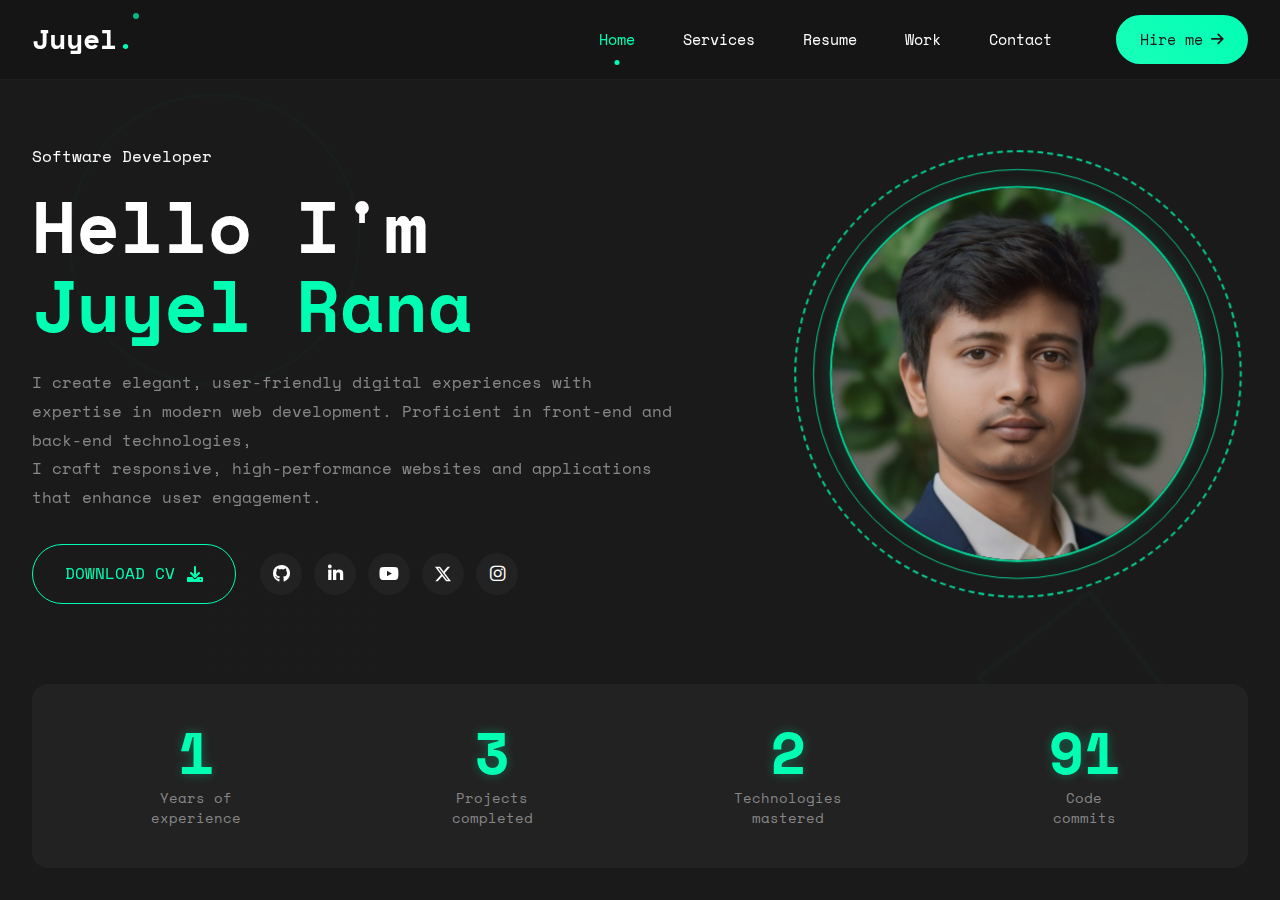
<file: index.html>
<!DOCTYPE html>
<html lang="en">

<head>
    <meta charset="UTF-8">
    <meta name="viewport" content="width=device-width, initial-scale=1.0">
    <title>Juyel Rana - Portfolio</title>
    <link rel="stylesheet" href="css/colors.css">
    <link rel="stylesheet" href="css/style.css">
    <link rel="stylesheet" href="css/header.css">
    <link rel="stylesheet" href="css/background-elements.css">
    <link rel="stylesheet" href="https://cdnjs.cloudflare.com/ajax/libs/font-awesome/6.0.0/css/all.min.css">
    <link href="https://fonts.googleapis.com/css2?family=Space+Mono:wght@400;700&display=swap" rel="stylesheet">
</head>

<body>
    <!-- Mobile Menu Overlay -->
    <div class="menu-overlay"></div>

    <!-- Header -->
    <header class="header">
        <nav class="nav-container">
            <div class="logo-container">
                <div class="logo">Juyel<span class="dot">.</span></div>
            </div>

            <!-- Mobile Menu Toggle -->
            <div class="menu-toggle">
                <span></span>
                <span></span>
                <span></span>
            </div>

            <div class="nav-menu">
                <ul class="nav-links">
                    <li><a href="index.html" class="active">Home</a></li>
                    <li><a href="services.html">Services</a></li>
                    <li><a href="resume.html">Resume</a></li>
                    <li><a href="work.html">Work</a></li>
                    <li><a href="contact.html">Contact</a></li>
                </ul>
                <a href="contact.html" class="hire-btn">
                    Hire me
                    <i class="fas fa-arrow-right hire-btn-icon"></i>
                </a>
            </div>
        </nav>
    </header>

    <!-- Hero Section -->
    <main class="hero">
        <div class="hero-content">
            <div class="hero-text">
                <p class="role">Software Developer</p>
                <h1>Hello I'm<br><span class="name">Juyel Rana</span></h1>
                <p class="description">I create elegant, user-friendly digital experiences with expertise in modern web
                    development. Proficient in front-end and back-end technologies,<br>I craft responsive,
                    high-performance websites and applications that enhance user engagement.</p>

                <div class="cta-buttons">
                    <a href="cv/CV.pdf" class="download-cv" download="Juyel_Rana_CV.pdf">
                        DOWNLOAD CV
                        <i class="fas fa-download"></i>
                    </a>
                    <div class="social-links">
                        <a href="https://github.com/Rana0Codes" target="_blank" class="social-icon"><i
                                class="fab fa-github"></i></a>
                        <a href="https://www.linkedin.com/in/juyel-rana/" target="_blank" class="social-icon"><i
                                class="fab fa-linkedin-in"></i></a>
                        <a href="https://www.youtube.com/@Rana0Codes" target="_blank" class="social-icon"><i
                                class="fab fa-youtube"></i></a>
                        <a href="https://x.com/Rana0Codes" target="_blank" class="social-icon">
                            <svg xmlns="http://www.w3.org/2000/svg" width="16" height="16" fill="currentColor"
                                viewBox="0 0 16 16">
                                <path
                                    d="M12.6.75h2.454l-5.36 6.142L16 15.25h-4.937l-3.867-5.07-4.425 5.07H.316l5.733-6.57L0 .75h5.063l3.495 4.633L12.601.75Zm-.86 13.028h1.36L4.323 2.145H2.865z" />
                            </svg>
                        </a>
                        <a href="https://www.instagram.com/rana0codes/" target="_blank" class="social-icon"><i
                                class="fab fa-instagram"></i></a>
                    </div>
                </div>
            </div>

            <div class="hero-image">
                <div class="image-circle">
                    <div class="image-container">
                        <img src="images/profile-photo.jpg" alt="Juyel Rana">
                    </div>
                </div>
            </div>
        </div>

        <div class="stats">
            <div class="stat-item">
                <span class="stat-number">2</span>
                <p>Years of<br>experience</p>
            </div>
            <div class="stat-item">
                <span class="stat-number">10</span>
                <p>Projects<br>completed</p>
            </div>
            <div class="stat-item">
                <span class="stat-number">6</span>
                <p>Technologies<br>mastered</p>
            </div>
            <div class="stat-item">
                <span class="stat-number">200</span>
                <p>Code<br>commits</p>
            </div>
        </div>
    </main>

    <script src="https://cdnjs.cloudflare.com/ajax/libs/gsap/3.9.1/gsap.min.js"></script>
    <script src="js/header.js"></script>
    <script src="js/background-elements.js"></script>
    <script src="js/photo-animation.js"></script>
    <script src="js/counter.js"></script>
    <script src="js/main.js"></script>
</body>

</html>
</file>
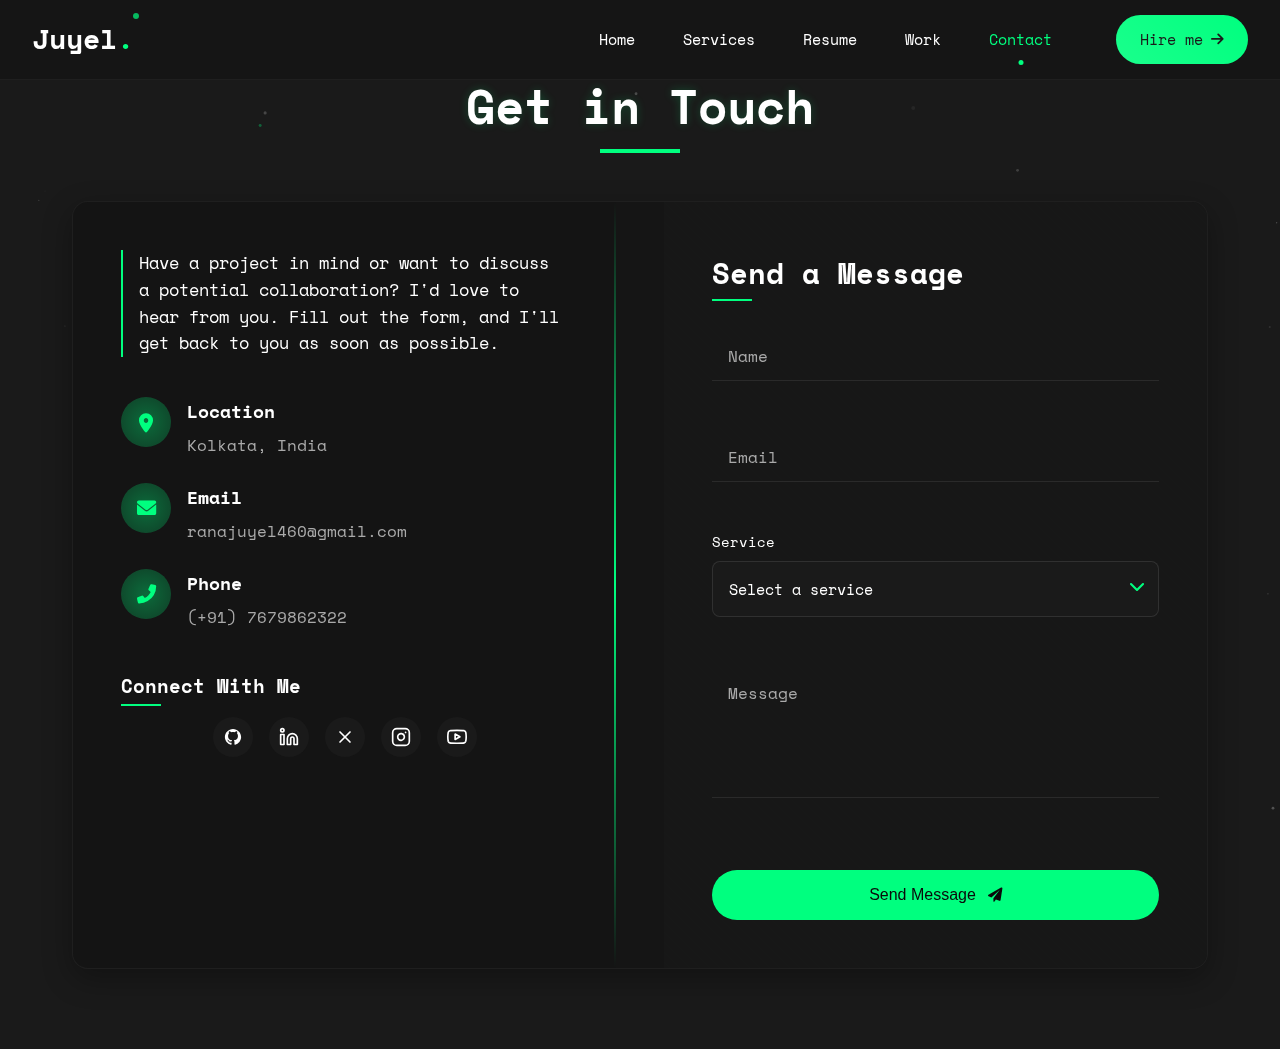
<file: contact.html>
<!DOCTYPE html>
<html lang="en">
<head>
    <meta charset="UTF-8">
    <meta name="viewport" content="width=device-width, initial-scale=1.0">
    <title>Contact - Juyel Rana</title>
    <link rel="stylesheet" href="css/style.css">
    <link rel="stylesheet" href="css/header.css">
    <link rel="stylesheet" href="css/contact.css">
    <link rel="stylesheet" href="https://cdnjs.cloudflare.com/ajax/libs/font-awesome/6.0.0/css/all.min.css">
    <link href="https://fonts.googleapis.com/css2?family=Space+Mono:wght@400;700&display=swap" rel="stylesheet">
</head>
<body>
    <!-- Particle Background (subtle) -->
    <div class="particles-container">
        <canvas id="particles"></canvas>
    </div>
    
    <!-- Mobile Menu Overlay -->
    <div class="menu-overlay"></div>

    <!-- Header -->
    <header class="header">
        <nav class="nav-container">
            <div class="logo-container">
                <div class="logo">Juyel<span class="dot">.</span></div>
            </div>
            
            <!-- Mobile Menu Toggle -->
            <div class="menu-toggle">
                <span></span>
                <span></span>
                <span></span>
            </div>
            
            <div class="nav-menu">
                <ul class="nav-links">
                    <li><a href="index.html">Home</a></li>
                    <li><a href="services.html">Services</a></li>
                    <li><a href="resume.html">Resume</a></li>
                    <li><a href="work.html">Work</a></li>
                    <li><a href="contact.html" class="active">Contact</a></li>
                </ul>
                <a href="contact.html" class="hire-btn">
                    Hire me
                    <i class="fas fa-arrow-right hire-btn-icon"></i>
                </a>
            </div>
        </nav>
    </header>

    <!-- Contact Section -->
    <main class="contact-container">
        <div class="section-title">
            <h1 class="title-text">Get in Touch</h1>
            <div class="title-bar"></div>
        </div>
        
        <div class="contact-wrapper">
            <!-- Contact Information -->
            <div class="contact-info">
                <div class="contact-intro">
                    <p>Have a project in mind or want to discuss a potential collaboration? I'd love to hear from you. Fill out the form, and I'll get back to you as soon as possible.</p>
                </div>
                
                <div class="contact-details">
                    <div class="contact-item">
                        <div class="contact-icon">
                            <i class="fas fa-map-marker-alt"></i>
                        </div>
                        <div class="contact-text">
                            <h3>Location</h3>
                            <p>Kolkata, India</p>
                        </div>
                    </div>
                    
                    <div class="contact-item">
                        <div class="contact-icon">
                            <i class="fas fa-envelope"></i>
                        </div>
                        <div class="contact-text">
                            <h3>Email</h3>
                            <p>ranajuyel460@gmail.com</p>
                        </div>
                    </div>
                    
                    <div class="contact-item">
                        <div class="contact-icon">
                            <i class="fas fa-phone-alt"></i>
                        </div>
                        <div class="contact-text">
                            <h3>Phone</h3>
                            <p>(+91) 7679862322</p>
                        </div>
                    </div>
                </div>
                
                <!-- Social Media Links -->
                <div class="social-links-container">
                    <h3 class="social-title">Connect With Me</h3>
                    <div class="social-links">
                        <a href="https://github.com/Rana0Codes" target="_blank" class="social-link" aria-label="GitHub">
                            <img src="images/icons/github.svg" alt="GitHub">
                            <span class="social-tooltip">GitHub</span>
                        </a>
                        <a href="https://www.linkedin.com/in/juyel-rana/" target="_blank" class="social-link" aria-label="LinkedIn">
                            <img src="images/icons/linkedin.svg" alt="LinkedIn">
                            <span class="social-tooltip">LinkedIn</span>
                        </a>
                        <a href="https://x.com/Rana0Codes" target="_blank" class="social-link" aria-label="X">
                            <img src="images/icons/x.svg" alt="X">
                            <span class="social-tooltip">X</span>
                        </a>
                        <a href="https://www.instagram.com/rana0codes/" target="_blank" class="social-link" aria-label="Instagram">
                            <img src="images/icons/instagram.svg" alt="Instagram">
                            <span class="social-tooltip">Instagram</span>
                        </a>
                        <a href="https://www.youtube.com/@Rana0Codes" target="_blank" class="social-link" aria-label="YouTube">
                            <img src="images/icons/youtube.svg" alt="YouTube">
                            <span class="social-tooltip">YouTube</span>
                        </a>
                    </div>
                </div>
            </div>
            
            <!-- Contact Form -->
            <div class="contact-form-container">
                <h2 class="form-title">Send a Message</h2>
                <form id="contactForm" class="contact-form" action="https://api.web3forms.com/submit" method="POST">
                    <!-- Web3Forms Access Key -->
                    <input type="hidden" name="access_key" value="b174570c-d605-498a-bb70-44db2e7c9007">
                    <input type="hidden" name="subject" value="New Contact Form Submission from Portfolio">
                    <input type="hidden" name="from_name" value="Portfolio Contact Form">
                    <input type="checkbox" name="botcheck" class="hidden" style="display: none;">
                    
                    <div class="form-group floating-label">
                        <input type="text" id="name" name="name" placeholder=" " required>
                        <label for="name">Name</label>
                        <span class="focus-border"></span>
                    </div>
                    
                    <div class="form-group floating-label">
                        <input type="email" id="email" name="email" placeholder=" " required>
                        <label for="email">Email</label>
                        <span class="focus-border"></span>
                    </div>
                    
                    <div class="form-group select-container">
                        <label for="service">Service</label>
                        <select id="service" name="service" required>
                            <option value="" disabled selected>Select a service</option>
                            <option value="Web Development">Web Development</option>
                            <option value="Mobile App Development">Mobile App Development</option>
                            <option value="UI/UX Design">UI/UX Design</option>
                            <option value="Software Development">Software Development</option>
                            <option value="Consultation">Consultation</option>
                            <option value="Other">Other</option>
                        </select>
                        <span class="focus-border"></span>
                        <i class="fas fa-chevron-down select-arrow"></i>
                    </div>
                    
                    <div class="form-group floating-label">
                        <textarea id="message" name="message" rows="5" placeholder=" " required></textarea>
                        <label for="message">Message</label>
                        <span class="focus-border"></span>
                    </div>
                    
                    <button type="submit" class="submit-btn">
                        <span class="btn-text">Send Message</span>
                        <span class="btn-icon"><i class="fas fa-paper-plane"></i></span>
                    </button>
                </form>
            </div>
        </div>
    </main>

    <script src="https://cdnjs.cloudflare.com/ajax/libs/gsap/3.9.1/gsap.min.js"></script>
    <script src="js/header.js"></script>
    <script src="js/contact.js"></script>
</body>
</html>
</file>
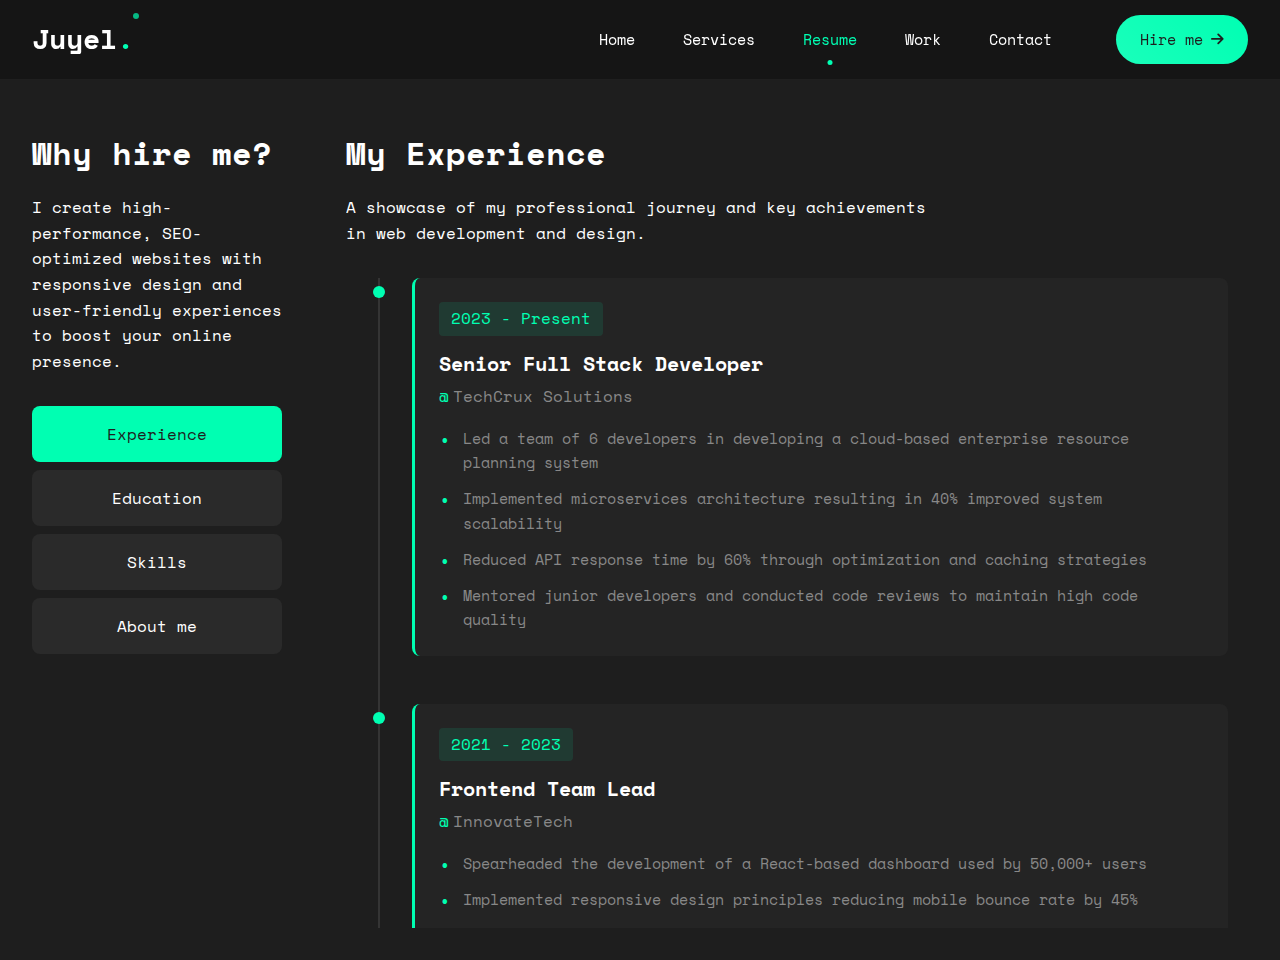
<file: resume.html>
<!DOCTYPE html>
<html lang="en">
<head>
    <meta charset="UTF-8">
    <meta name="viewport" content="width=device-width, initial-scale=1.0">
    <title>Resume - Juyel Rana</title>
    <link rel="stylesheet" href="css/style.css">
    <link rel="stylesheet" href="css/header.css">
    <link rel="stylesheet" href="css/resume.css">
    <link rel="stylesheet" href="https://cdnjs.cloudflare.com/ajax/libs/font-awesome/6.0.0/css/all.min.css">
    <link href="https://fonts.googleapis.com/css2?family=Space+Mono:wght@400;700&display=swap" rel="stylesheet">
</head>
<body>
    <!-- Mobile Menu Overlay -->
    <div class="menu-overlay"></div>

    <!-- Header -->
    <header class="header">
        <nav class="nav-container">
            <div class="logo-container">
                <div class="logo">Juyel<span class="dot">.</span></div>
            </div>
            
            <!-- Mobile Menu Toggle -->
            <div class="menu-toggle">
                <span></span>
                <span></span>
                <span></span>
            </div>
            
            <div class="nav-menu">
                <ul class="nav-links">
                    <li><a href="index.html">Home</a></li>
                    <li><a href="services.html">Services</a></li>
                    <li><a href="resume.html" class="active">Resume</a></li>
                    <li><a href="work.html">Work</a></li>
                    <li><a href="contact.html">Contact</a></li>
                </ul>
                <a href="contact.html" class="hire-btn">
                    Hire me
                    <i class="fas fa-arrow-right hire-btn-icon"></i>
                </a>
            </div>
        </nav>
    </header>

    <main class="resume-container">
        <div class="resume-sidebar">
            <h2>Why hire me?</h2>
            <p>I create high-performance, SEO-optimized websites with responsive design and user-friendly experiences to boost your online presence.</p>
            
            <div class="sidebar-nav">
                <button class="nav-button active">Experience</button>
                <button class="nav-button">Education</button>
                <button class="nav-button">Skills</button>
                <button class="nav-button">About me</button>
            </div>
        </div>

        <div class="resume-content">
            <!-- Experience Section -->
            <section class="experience-section">
                <h2>My Experience</h2>
                <p>A showcase of my professional journey and key achievements in web development and design.</p>
                <div class="timeline">
                    <div class="timeline-item">
                        <div class="timeline-item-content">
                            <div class="year">2023 - Present</div>
                            <div class="position">Senior Full Stack Developer</div>
                            <div class="company">TechCrux Solutions</div>
                            <ul class="achievements">
                                <li>Led a team of 6 developers in developing a cloud-based enterprise resource planning system</li>
                                <li>Implemented microservices architecture resulting in 40% improved system scalability</li>
                                <li>Reduced API response time by 60% through optimization and caching strategies</li>
                                <li>Mentored junior developers and conducted code reviews to maintain high code quality</li>
                            </ul>
                        </div>
                    </div>

                    <div class="timeline-item">
                        <div class="timeline-item-content">
                            <div class="year">2021 - 2023</div>
                            <div class="position">Frontend Team Lead</div>
                            <div class="company">InnovateTech</div>
                            <ul class="achievements">
                                <li>Spearheaded the development of a React-based dashboard used by 50,000+ users</li>
                                <li>Implemented responsive design principles reducing mobile bounce rate by 45%</li>
                                <li>Integrated real-time data visualization using D3.js and WebSocket</li>
                                <li>Established frontend testing protocols increasing code coverage to 90%</li>
                            </ul>
                        </div>
                    </div>

                    <div class="timeline-item">
                        <div class="timeline-item-content">
                            <div class="year">2019 - 2021</div>
                            <div class="position">Full Stack Developer</div>
                            <div class="company">WebSphere Solutions</div>
                            <ul class="achievements">
                                <li>Developed and maintained multiple client websites using MERN stack</li>
                                <li>Implemented SEO best practices resulting in 70% increase in organic traffic</li>
                                <li>Created reusable component library reducing development time by 30%</li>
                                <li>Integrated payment gateways and implemented secure authentication systems</li>
                            </ul>
                        </div>
                    </div>

                    <div class="timeline-item">
                        <div class="timeline-item-content">
                            <div class="year">2018 - 2019</div>
                            <div class="position">Backend Developer</div>
                            <div class="company">DataFlow Systems</div>
                            <ul class="achievements">
                                <li>Developed RESTful APIs using Node.js and Express.js</li>
                                <li>Implemented database optimization techniques reducing query time by 50%</li>
                                <li>Created automated testing suite with 85% code coverage</li>
                                <li>Integrated third-party APIs for enhanced functionality</li>
                            </ul>
                        </div>
                    </div>

                    <div class="timeline-item">
                        <div class="timeline-item-content">
                            <div class="year">2017 - 2018</div>
                            <div class="position">Junior Web Developer</div>
                            <div class="company">CodeCraft Studios</div>
                            <ul class="achievements">
                                <li>Developed and maintained WordPress websites for clients</li>
                                <li>Created custom WordPress plugins and themes</li>
                                <li>Implemented responsive designs and mobile-first approaches</li>
                                <li>Collaborated with design team to implement pixel-perfect layouts</li>
                            </ul>
                        </div>
                    </div>

                    <div class="timeline-item">
                        <div class="timeline-item-content">
                            <div class="year">2016 - 2017</div>
                            <div class="position">Web Development Intern</div>
                            <div class="company">TechStart Inc.</div>
                            <ul class="achievements">
                                <li>Assisted in developing and maintaining client websites</li>
                                <li>Learned and implemented modern web development practices</li>
                                <li>Contributed to team projects using version control (Git)</li>
                                <li>Participated in daily stand-ups and sprint planning</li>
                            </ul>
                        </div>
                    </div>
                </div>
            </section>

            <!-- Education Section -->
            <section class="education-section">
                <h2>My Education</h2>
                <p>Academic achievements and continuous learning journey in technology and design.</p>
                <div class="timeline">
                    <div class="timeline-item">
                        <div class="timeline-item-content">
                            <div class="year">2019 - 2021</div>
                            <div class="position">Master of Computer Applications (MCA)</div>
                            <div class="company">National Institute of Technology, Durgapur</div>
                            <ul class="achievements">
                                <li>Graduated with First Class Honors (9.2 CGPA)</li>
                                <li>Specialized in Advanced Web Technologies and Cloud Computing</li>
                                <li>Published research paper on "Scalable Microservices Architecture"</li>
                                <li>Led the college's Web Development Club organizing workshops and hackathons</li>
                            </ul>
                        </div>
                    </div>

                    <div class="timeline-item">
                        <div class="timeline-item-content">
                            <div class="year">2016 - 2019</div>
                            <div class="position">Bachelor of Computer Applications (BCA)</div>
                            <div class="company">University of Calcutta</div>
                            <ul class="achievements">
                                <li>Graduated with Distinction (8.8 CGPA)</li>
                                <li>Developed an e-commerce platform as final year project</li>
                                <li>Won first prize in inter-college coding competition</li>
                                <li>Active member of Computer Science Society</li>
                            </ul>
                        </div>
                    </div>

                    <div class="timeline-item">
                        <div class="timeline-item-content">
                            <div class="year">2023</div>
                            <div class="position">AWS Certified Solutions Architect</div>
                            <div class="company">Amazon Web Services</div>
                            <ul class="achievements">
                                <li>Mastered cloud architecture design principles</li>
                                <li>Implemented serverless architectures and microservices</li>
                                <li>Expertise in AWS services and best practices</li>
                                <li>Completed advanced cloud security modules</li>
                            </ul>
                        </div>
                    </div>

                    <div class="timeline-item">
                        <div class="timeline-item-content">
                            <div class="year">2022</div>
                            <div class="position">Meta Frontend Developer Certificate</div>
                            <div class="company">Meta (formerly Facebook)</div>
                            <ul class="achievements">
                                <li>Advanced React and Redux implementation</li>
                                <li>Modern JavaScript and ES6+ features</li>
                                <li>Performance optimization techniques</li>
                                <li>Progressive Web Apps development</li>
                            </ul>
                        </div>
                    </div>

                    <div class="timeline-item">
                        <div class="timeline-item-content">
                            <div class="year">2021</div>
                            <div class="position">Google UX Design Professional Certificate</div>
                            <div class="company">Google</div>
                            <ul class="achievements">
                                <li>User-centered design principles and methodologies</li>
                                <li>Wireframing and prototyping skills</li>
                                <li>Usability testing and research methods</li>
                                <li>Design systems and accessibility standards</li>
                            </ul>
                        </div>
                    </div>

                    <div class="timeline-item">
                        <div class="timeline-item-content">
                            <div class="year">2020</div>
                            <div class="position">MongoDB Database Administrator</div>
                            <div class="company">MongoDB University</div>
                            <ul class="achievements">
                                <li>Database design and optimization</li>
                                <li>Performance tuning and indexing strategies</li>
                                <li>Data modeling best practices</li>
                                <li>Backup, security, and monitoring</li>
                            </ul>
                        </div>
                    </div>
                </div>
            </section>

            <!-- Skills Section -->
            <section class="skills-section">
                <h2>My Skills</h2>
                <p>A comprehensive overview of my technical expertise and proficiency levels.</p>
                
                <div class="skills-container">
                    <div class="skill-category">
                        <h3>Frontend Development</h3>
                        <div class="skills-grid">
                            <div class="skill-item">
                                <img src="images/icons/html5.svg" alt="HTML5">
                                <div class="skill-name">HTML5</div>
                                <div class="skill-level">
                                    <div class="skill-level-fill" style="--skill-percent: 95%"></div>
                                </div>
                                <div class="skill-percentage">95%</div>
                            </div>
                            <div class="skill-item">
                                <img src="images/icons/css3.svg" alt="CSS3">
                                <div class="skill-name">CSS3</div>
                                <div class="skill-level">
                                    <div class="skill-level-fill" style="--skill-percent: 90%"></div>
                                </div>
                                <div class="skill-percentage">90%</div>
                            </div>
                            <div class="skill-item">
                                <img src="images/icons/javascript.svg" alt="JavaScript">
                                <div class="skill-name">JavaScript</div>
                                <div class="skill-level">
                                    <div class="skill-level-fill" style="--skill-percent: 92%"></div>
                                </div>
                                <div class="skill-percentage">92%</div>
                            </div>
                            <div class="skill-item">
                                <img src="images/icons/react.svg" alt="React">
                                <div class="skill-name">React</div>
                                <div class="skill-level">
                                    <div class="skill-level-fill" style="--skill-percent: 88%"></div>
                                </div>
                                <div class="skill-percentage">88%</div>
                            </div>
                            <div class="skill-item">
                                <img src="images/icons/nextjs.svg" alt="Next.js">
                                <div class="skill-name">Next.js</div>
                                <div class="skill-level">
                                    <div class="skill-level-fill" style="--skill-percent: 85%"></div>
                                </div>
                                <div class="skill-percentage">85%</div>
                            </div>
                            <div class="skill-item">
                                <img src="images/icons/tailwind.svg" alt="Tailwind">
                                <div class="skill-name">Tailwind</div>
                                <div class="skill-level">
                                    <div class="skill-level-fill" style="--skill-percent: 90%"></div>
                                </div>
                                <div class="skill-percentage">90%</div>
                            </div>
                        </div>
                    </div>

                    <div class="skill-category">
                        <h3>Backend Development</h3>
                        <div class="skills-grid">
                            <div class="skill-item">
                                <img src="images/icons/nodejs.svg" alt="Node.js">
                                <div class="skill-name">Node.js</div>
                                <div class="skill-level">
                                    <div class="skill-level-fill" style="--skill-percent: 88%"></div>
                                </div>
                                <div class="skill-percentage">88%</div>
                            </div>
                            <div class="skill-item">
                                <img src="images/icons/express.svg" alt="Express.js">
                                <div class="skill-name">Express</div>
                                <div class="skill-level">
                                    <div class="skill-level-fill" style="--skill-percent: 85%"></div>
                                </div>
                                <div class="skill-percentage">85%</div>
                            </div>
                            <div class="skill-item">
                                <img src="images/icons/mongodb.svg" alt="MongoDB">
                                <div class="skill-name">MongoDB</div>
                                <div class="skill-level">
                                    <div class="skill-level-fill" style="--skill-percent: 82%"></div>
                                </div>
                                <div class="skill-percentage">82%</div>
                            </div>
                            <div class="skill-item">
                                <img src="images/icons/postgres.svg" alt="PostgreSQL">
                                <div class="skill-name">PostgreSQL</div>
                                <div class="skill-level">
                                    <div class="skill-level-fill" style="--skill-percent: 80%"></div>
                                </div>
                                <div class="skill-percentage">80%</div>
                            </div>
                        </div>
                    </div>

                    <div class="skill-category">
                        <h3>DevOps & Tools</h3>
                        <div class="skills-grid">
                            <div class="skill-item">
                                <img src="images/icons/git.svg" alt="Git">
                                <div class="skill-name">Git</div>
                                <div class="skill-level">
                                    <div class="skill-level-fill" style="--skill-percent: 90%"></div>
                                </div>
                                <div class="skill-percentage">90%</div>
                            </div>
                            <div class="skill-item">
                                <img src="images/icons/docker.svg" alt="Docker">
                                <div class="skill-name">Docker</div>
                                <div class="skill-level">
                                    <div class="skill-level-fill" style="--skill-percent: 85%"></div>
                                </div>
                                <div class="skill-percentage">85%</div>
                            </div>
                            <div class="skill-item">
                                <img src="images/icons/aws.svg" alt="AWS">
                                <div class="skill-name">AWS</div>
                                <div class="skill-level">
                                    <div class="skill-level-fill" style="--skill-percent: 80%"></div>
                                </div>
                                <div class="skill-percentage">80%</div>
                            </div>
                            <div class="skill-item">
                                <img src="images/icons/github.svg" alt="GitHub">
                                <div class="skill-name">GitHub</div>
                                <div class="skill-level">
                                    <div class="skill-level-fill" style="--skill-percent: 92%"></div>
                                </div>
                                <div class="skill-percentage">92%</div>
                            </div>
                        </div>
                    </div>
                </div>
            </section>

            <!-- About Section -->
            <section class="about-section">
                <h2>About me</h2>
                <p class="about-intro">Passionate Full Stack Developer with 2+ years of experience in crafting innovative web solutions. I specialize in building scalable applications and leading high-performance development teams.</p>
                
                <div class="about-content">
                    <div class="about-text">
                        <div class="bio-text">
                            <p>With a strong foundation in both frontend and backend technologies, I've successfully delivered numerous projects ranging from enterprise-level applications to startup MVPs. My approach combines technical expertise with a deep understanding of user experience and business needs.</p>
                            <p>I'm particularly passionate about:</p>
                            <ul class="passion-list">
                                <li>Building scalable web applications</li>
                                <li>Mentoring junior developers</li>
                                <li>Implementing modern design patterns</li>
                                <li>Optimizing application performance</li>
                            </ul>
                        </div>
                        <div class="cta-buttons">
                          <a href="cv/CV.pdf" class="download-cv" download="Juyel_Rana_CV.pdf">
                              DOWNLOAD CV
                              <i class="fas fa-download"></i>
                          </a>
                            <a href="contact.html" class="contact-me">Contact Me</a>
                        </div>
                    </div>

                    <div class="info-container">
                        <div class="info-grid">
                            <div class="info-item">
                                <span class="label">Name</span>
                                <span class="value">Juyel Rana</span>
                            </div>
                            <div class="info-item">
                                <span class="label">Phone</span>
                                <span class="value">(+91) 7679862322</span>
                            </div>
                            <div class="info-item">
                                <span class="label">Experience</span>
                                <span class="value">2+ Years</span>
                            </div>
                            <div class="info-item">
                                <span class="label">Skype</span>
                                <span class="value">Rana0Codes</span>
                            </div>
                            <div class="info-item">
                                <span class="label">Location</span>
                                <span class="value">Kolkata, India</span>
                            </div>
                            <div class="info-item">
                                <span class="label">Email</span>
                                <span class="value">ranajuyel460@gmail.com</span>
                            </div>
                            <div class="info-item">
                                <span class="label">Freelance</span>
                                <span class="value available">Available</span>
                            </div>
                            <div class="info-item">
                                <span class="label">Languages</span>
                                <span class="value">English, Hindi, Bengali</span>
                            </div>
                        </div>
                        
                        <div class="social-links">
                            <a href="https://github.com/Rana0Codes" target="_blank" class="social-link github">
                                <img src="images/icons/github.svg" alt="GitHub">
                                <span>GitHub</span>
                            </a>
                            <a href="https://www.linkedin.com/in/juyel-rana/" target="_blank" class="social-link linkedin">
                                <img src="images/icons/linkedin.svg" alt="LinkedIn">
                                <span>LinkedIn</span>
                            </a>
                            <a href="https://x.com/Rana0Codes" target="_blank" class="social-link x">
                                <img src="images/icons/x.svg" alt="X">
                                <span>Twitter</span>
                            </a>
                            <a href="https://www.instagram.com/rana0codes/" target="_blank" class="social-link instagram">
                                <img src="images/icons/instagram.svg" alt="Instagram">
                                <span>Instagram</span>
                            </a>
                            <a href="https://www.youtube.com/@Rana0Codes" target="_blank" class="social-link youtube">
                                <img src="images/icons/youtube.svg" alt="YouTube">
                                <span>YouTube</span>
                            </a>
                        </div>
                    </div>
                </div>
            </section>
        </div>
    </main>

    <script src="https://cdnjs.cloudflare.com/ajax/libs/gsap/3.9.1/gsap.min.js"></script>
    <script src="js/header.js"></script>
    <script src="js/resume.js"></script>
</body>
</html>
</file>
<file: css/colors.css>
/* ============================================
   GLOBAL COLOR SYSTEM - UNIFIED PALETTE
   ============================================
   
   This file defines the SINGLE source of truth for all colors
   used across the entire portfolio website.
   
   Import this file FIRST in every page's CSS to ensure consistency.
   ============================================ */

:root {
    /* ============================================
       PRIMARY BRAND COLORS
       ============================================ */

    /* Main Brand Color - Vibrant Cyan/Green */
    --color-primary: #00ffb3;
    --color-primary-light: #33ffc4;
    --color-primary-dark: #00cc8f;
    --color-primary-glow: rgba(0, 255, 179, 0.3);
    --color-primary-subtle: rgba(0, 255, 179, 0.1);

    /* ============================================
       BACKGROUND COLORS
       ============================================ */

    /* Main Backgrounds */
    --color-bg-primary: #0a0a0a;
    /* Darkest - Main background */
    --color-bg-secondary: #111111;
    /* Dark - Cards, sections */
    --color-bg-tertiary: #1a1a1a;
    /* Medium Dark - Inputs, buttons */
    --color-bg-elevated: #222222;
    /* Lighter - Hover states */

    /* Transparent Backgrounds (for glassmorphism) */
    --color-bg-glass: rgba(26, 26, 26, 0.6);
    --color-bg-glass-dark: rgba(21, 21, 21, 0.8);
    --color-bg-glass-light: rgba(42, 42, 42, 0.5);

    /* ============================================
       TEXT COLORS
       ============================================ */

    --color-text-primary: #ffffff;
    /* Main text */
    --color-text-secondary: #aaaaaa;
    /* Secondary text */
    --color-text-muted: #888888;
    /* Muted text */
    --color-text-subtle: #666666;
    /* Very subtle text */

    /* ============================================
       BORDER & DIVIDER COLORS
       ============================================ */

    --color-border-primary: rgba(255, 255, 255, 0.1);
    --color-border-secondary: rgba(255, 255, 255, 0.05);
    --color-border-accent: rgba(0, 255, 179, 0.2);
    --color-border-strong: rgba(0, 255, 179, 0.4);

    /* ============================================
       STATE COLORS
       ============================================ */

    /* Success */
    --color-success: #00ffb3;
    --color-success-bg: rgba(0, 255, 179, 0.1);

    /* Error/Danger */
    --color-error: #ff6b6b;
    --color-error-bg: rgba(255, 107, 107, 0.1);

    /* Warning */
    --color-warning: #ffd93d;
    --color-warning-bg: rgba(255, 217, 61, 0.1);

    /* Info */
    --color-info: #00d9ff;
    --color-info-bg: rgba(0, 217, 255, 0.1);

    /* ============================================
       INTERACTIVE ELEMENT COLORS
       ============================================ */

    /* Buttons */
    --color-button-bg: #1a1a1a;
    --color-button-hover: #222222;
    --color-button-active: #2a2a2a;

    /* Inputs */
    --color-input-bg: #1a1a1a;
    --color-input-border: #2a2a2a;
    --color-input-focus: #00ffb3;

    /* Links */
    --color-link: #00ffb3;
    --color-link-hover: #33ffc4;

    /* ============================================
       SHADOW & GLOW EFFECTS
       ============================================ */

    --shadow-sm: 0 2px 8px rgba(0, 0, 0, 0.1);
    --shadow-md: 0 4px 20px rgba(0, 0, 0, 0.2);
    --shadow-lg: 0 10px 30px rgba(0, 0, 0, 0.3);
    --shadow-xl: 0 20px 40px rgba(0, 0, 0, 0.4);

    --glow-primary: 0 0 20px rgba(0, 255, 179, 0.3);
    --glow-primary-strong: 0 0 30px rgba(0, 255, 179, 0.5);

    /* ============================================
       TRANSITIONS & ANIMATIONS
       ============================================ */

    --transition-fast: 0.2s cubic-bezier(0.4, 0, 0.2, 1);
    --transition-normal: 0.3s cubic-bezier(0.4, 0, 0.2, 1);
    --transition-smooth: 0.4s cubic-bezier(0.165, 0.84, 0.44, 1);
    --transition-bounce: 0.6s cubic-bezier(0.68, -0.55, 0.265, 1.55);

    /* ============================================
       TYPOGRAPHY
       ============================================ */

    --font-mono: 'Space Mono', monospace;
    --font-sans: -apple-system, BlinkMacSystemFont, 'Segoe UI', sans-serif;

    /* ============================================
       SPACING SYSTEM
       ============================================ */

    --spacing-xs: 0.5rem;
    /* 8px */
    --spacing-sm: 1rem;
    /* 16px */
    --spacing-md: 1.5rem;
    /* 24px */
    --spacing-lg: 2rem;
    /* 32px */
    --spacing-xl: 3rem;
    /* 48px */
    --spacing-xxl: 4rem;
    /* 64px */

    /* ============================================
       Z-INDEX SYSTEM
       ============================================ */

    --z-background: -2;
    --z-background-elements: -1;
    --z-base: 0;
    --z-content: 1;
    --z-header: 100;
    --z-modal: 1000;
    --z-notification: 2000;
}

/* ============================================
   DARK MODE SUPPORT (Future Enhancement)
   ============================================ */

/* Uncomment when implementing dark mode toggle
@media (prefers-color-scheme: light) {
    :root {
        --color-bg-primary: #ffffff;
        --color-bg-secondary: #f5f5f5;
        --color-text-primary: #1a1a1a;
        --color-text-secondary: #666666;
    }
}
*/

/* ============================================
   USAGE NOTES
   ============================================
   
   ALWAYS use these CSS variables instead of hardcoded colors:
   
   ✅ CORRECT:
   color: var(--color-primary);
   background: var(--color-bg-secondary);
   
   ❌ WRONG:
   color: #00ffb3;
   background: #111111;
   
   This ensures:
   - Consistent colors across all pages
   - Easy theme changes in one place
   - Better maintainability
   - Future dark mode support
   ============================================ */
</file>
<file: css/style.css>
/* ============================================
   PORTFOLIO - RESPONSIVE STYLES (MOBILE-FIRST)
   ============================================ */

/* Base styles and variables */
:root {
    --primary-color: #00ffb3;
    --text-color: #ffffff;
    --bg-color: #1a1a1a;
    --secondary-bg: #222222;
    --font-mono: 'Space Mono', monospace;
    --transition: all 0.3s ease;

    /* Responsive spacing */
    --spacing-xs: 0.5rem;
    --spacing-sm: 1rem;
    --spacing-md: 1.5rem;
    --spacing-lg: 2rem;
    --spacing-xl: 3rem;
    --spacing-xxl: 4rem;
}

/* Reset and base styles */
* {
    margin: 0;
    padding: 0;
    box-sizing: border-box;
}

html {
    scroll-behavior: smooth;
    overflow-x: hidden;
}

body {
    font-family: var(--font-mono);
    background-color: var(--bg-color);
    color: var(--text-color);
    line-height: 1.6;
    min-height: 100vh;
    overflow-x: hidden;
    width: 100%;
}

/* Prevent horizontal overflow on all elements */
* {
    max-width: 100%;
}

img {
    max-width: 100%;
    height: auto;
}

/* ============================================
   HEADER STYLES (Mobile First)
   ============================================ */

.header {
    position: fixed;
    width: 100%;
    top: 0;
    z-index: 100;
    padding: 1rem 0;
    background-color: rgba(26, 26, 26, 0.95);
    backdrop-filter: blur(10px);
}

.nav-container {
    max-width: 1440px;
    margin: 0 auto;
    padding: 0 1rem;
    display: flex;
    justify-content: space-between;
    align-items: center;
}

.logo {
    font-size: clamp(1.25rem, 4vw, 1.75rem);
    font-weight: 700;
    color: var(--text-color);
}

.dot {
    color: var(--primary-color);
}

/* Mobile menu - hidden by default on mobile */
.nav-menu {
    display: flex;
    align-items: center;
    gap: 1.5rem;
}

.nav-links {
    display: none;
    /* Hidden on mobile, shown in header.css mobile menu */
    gap: 1.5rem;
    list-style: none;
}

.nav-links a {
    color: var(--text-color);
    text-decoration: none;
    font-size: 0.9rem;
    transition: var(--transition);
}

.nav-links a:hover,
.nav-links a.active {
    color: var(--primary-color);
}

.hire-btn {
    background-color: var(--primary-color);
    color: var(--bg-color);
    text-decoration: none;
    padding: clamp(0.6rem, 2vw, 0.75rem) clamp(1rem, 3vw, 1.5rem);
    border-radius: 50px;
    font-weight: 500;
    font-size: clamp(0.8rem, 2vw, 0.95rem);
    transition: var(--transition);
    white-space: nowrap;
}

.hire-btn:hover {
    transform: translateY(-2px);
    box-shadow: 0 0 20px rgba(0, 255, 179, 0.2);
}

/* ============================================
   HERO SECTION (Mobile First)
   ============================================ */

.hero {
    max-width: 1440px;
    margin: 0 auto;
    padding: 5rem 1rem 2rem;
    /* Reduced top padding for mobile */
    min-height: 100vh;
    display: flex;
    flex-direction: column;
    position: relative;
    overflow: hidden;
}

.hero-content {
    flex: 1;
    display: flex;
    flex-direction: column;
    gap: 2rem;
    align-items: center;
    justify-content: center;
}

.hero-text {
    width: 100%;
    text-align: center;
    padding: 0;
}

.role {
    font-size: clamp(0.875rem, 3vw, 1rem);
    margin-bottom: 1rem;
    color: var(--text-color);
}

h1 {
    font-size: clamp(2rem, 8vw, 4.5rem);
    line-height: 1.1;
    margin-bottom: 1.5rem;
    font-weight: 700;
    word-wrap: break-word;
    overflow-wrap: break-word;
}

.name {
    color: var(--primary-color);
    display: block;
    word-break: keep-all;
}

.description {
    color: #888;
    font-size: clamp(0.875rem, 3.5vw, 1rem);
    margin-bottom: 2rem;
    line-height: 1.8;
    max-width: 100%;
    padding: 0 0.5rem;
}

/* CTA Buttons - Mobile First */
.cta-buttons {
    display: flex;
    flex-direction: column;
    align-items: center;
    gap: 1.5rem;
    width: 100%;
}

.download-cv {
    background-color: transparent;
    border: 1px solid var(--primary-color);
    color: var(--primary-color);
    text-decoration: none;
    padding: clamp(0.875rem, 2.5vw, 1rem) clamp(1.5rem, 4vw, 2rem);
    border-radius: 50px;
    font-weight: 500;
    display: flex;
    align-items: center;
    justify-content: center;
    gap: 0.75rem;
    transition: var(--transition);
    font-size: clamp(0.875rem, 2.5vw, 1rem);
    white-space: nowrap;
}

.download-cv:hover {
    background-color: var(--primary-color);
    color: var(--bg-color);
}

.social-links {
    display: flex;
    flex-wrap: wrap;
    gap: 0.75rem;
    justify-content: center;
}

.social-links a {
    text-decoration: none;
}

.social-icon {
    width: clamp(38px, 10vw, 42px);
    height: clamp(38px, 10vw, 42px);
    border-radius: 50%;
    background-color: var(--secondary-bg);
    display: flex;
    align-items: center;
    justify-content: center;
    color: var(--text-color);
    font-size: clamp(1rem, 2.5vw, 1.1rem);
    transition: var(--transition);
    text-decoration: none;
}

.social-icon svg {
    width: clamp(14px, 3.5vw, 16px);
    height: clamp(14px, 3.5vw, 16px);
}

.social-icon:hover {
    color: var(--primary-color);
    transform: translateY(-2px);
}

/* ============================================
   HERO IMAGE (Mobile First)
   ============================================ */

.hero-image {
    position: relative;
    display: flex;
    justify-content: center;
    align-items: center;
    width: 100%;
    margin: 2rem 0;
}

.image-circle {
    width: min(280px, 70vw);
    height: min(280px, 70vw);
    border-radius: 50%;
    position: relative;
    overflow: visible;
    border: 2px solid var(--primary-color);
    box-shadow: 0 0 15px rgba(0, 255, 179, 0.2);
    transition: all 0.5s ease;
}

.image-circle::after {
    content: '';
    position: absolute;
    top: -5%;
    left: -5%;
    right: -5%;
    bottom: -5%;
    border: 1px solid var(--primary-color);
    border-radius: 50%;
    z-index: -1;
}

.image-circle::before {
    content: '';
    position: absolute;
    top: -10%;
    left: -10%;
    right: -10%;
    bottom: -10%;
    border: 2px dashed var(--primary-color);
    border-radius: 50%;
    animation: rotate 20s linear infinite;
    z-index: -1;
}

.image-container {
    width: 100%;
    height: 100%;
    border-radius: 50%;
    overflow: hidden;
    position: relative;
}

.image-circle img {
    width: 100%;
    height: 100%;
    object-fit: cover;
    border-radius: 50%;
}

@keyframes rotate {
    from {
        transform: rotate(0deg);
    }

    to {
        transform: rotate(360deg);
    }
}

/* ============================================
   STATS SECTION (Mobile First)
   ============================================ */

.stats {
    display: grid;
    grid-template-columns: 1fr;
    gap: 1.5rem;
    margin-top: 2rem;
    padding: 1.5rem;
    background-color: var(--secondary-bg);
    border-radius: 16px;
    width: 100%;
}

.stat-item {
    text-align: center;
    padding: 0.5rem;
}

.stat-number {
    font-size: clamp(2.5rem, 10vw, 3.5rem);
    font-weight: 700;
    color: var(--primary-color);
    display: block;
    line-height: 1;
    margin-bottom: 0.5rem;
    position: relative;
    transition: color 0.3s ease;
}

.stat-number::after {
    content: '';
    position: absolute;
    bottom: -5px;
    left: 50%;
    transform: translateX(-50%);
    width: 0;
    height: 2px;
    background-color: var(--primary-color);
    transition: width 0.5s ease;
}

.stat-item:hover .stat-number::after {
    width: 40px;
}

.stat-number[data-counted="true"] {
    text-shadow: 0 0 10px rgba(0, 255, 179, 0.3);
}

.stat-item p {
    color: #888;
    font-size: clamp(0.8rem, 2.5vw, 0.9rem);
    line-height: 1.4;
}

/* ============================================
   RESPONSIVE BREAKPOINTS (Mobile First)
   ============================================ */

/* Small phones and up (375px+) */
@media (min-width: 375px) {
    .hero {
        padding: 5.5rem 1rem 2rem;
    }

    .description {
        padding: 0;
    }
}

/* Large phones (480px+) */
@media (min-width: 480px) {
    .nav-container {
        padding: 0 1.5rem;
    }

    .hero {
        padding: 6rem 1.5rem 2rem;
    }

    .stats {
        grid-template-columns: repeat(2, 1fr);
        gap: 1.5rem;
    }

    .image-circle {
        width: min(320px, 75vw);
        height: min(320px, 75vw);
    }

    .cta-buttons {
        flex-direction: row;
        justify-content: center;
        flex-wrap: wrap;
    }
}

/* Tablets (768px+) */
@media (min-width: 768px) {
    .header {
        padding: 1.5rem 0;
    }

    .nav-container {
        padding: 0 2rem;
    }

    .nav-links {
        display: flex;
        gap: 2.5rem;
    }

    .hero {
        padding: 8rem 2rem 2rem;
    }

    .hero-content {
        display: grid;
        grid-template-columns: 1.2fr 0.8fr;
        gap: 3rem;
        align-items: center;
    }

    .hero-text {
        text-align: left;
        padding-right: 2rem;
    }

    .cta-buttons {
        justify-content: flex-start;
        flex-direction: row;
    }

    .image-circle {
        width: 320px;
        height: 320px;
    }

    .stats {
        grid-template-columns: repeat(4, 1fr);
        gap: 2rem;
        padding: 2rem;
        margin-top: 3rem;
    }
}

/* Desktop (1024px+) */
@media (min-width: 1024px) {
    .hero-content {
        gap: 4rem;
    }

    .image-circle {
        width: 380px;
        height: 380px;
    }

    .stats {
        margin-top: 4rem;
    }
}

/* Large Desktop (1200px+) */
@media (min-width: 1200px) {
    .nav-menu {
        gap: 3rem;
    }
}

/* Extra Large Desktop (1440px+) */
@media (min-width: 1440px) {
    .hero {
        padding: 8rem 2rem 2rem;
    }
}

/* ============================================
   UTILITY CLASSES
   ============================================ */

.text-center {
    text-align: center;
}

.text-left {
    text-align: left;
}

.hidden {
    display: none;
}

.visible {
    display: block;
}

/* Prevent body scroll when mobile menu is open */
body.menu-open {
    overflow: hidden;
}
</file>
<file: css/header.css>
/* Modern Header & Navigation Styles */
:root {
    --header-height: 80px;
    --header-bg: rgba(21, 21, 21, 0.95);
    --header-border: rgba(42, 42, 42, 0.5);
    --menu-hover-bg: rgba(0, 255, 179, 0.1);
    --menu-transition: all 0.3s cubic-bezier(0.25, 1, 0.5, 1);
}

.header {
    position: fixed;
    width: 100%;
    top: 0;
    z-index: 1000;
    background-color: var(--header-bg);
    backdrop-filter: blur(10px);
    border-bottom: 1px solid var(--header-border);
    transition: transform 0.4s ease, background-color 0.3s ease;
    height: var(--header-height);
}

/* Header scroll effect */
.header.scrolled {
    box-shadow: 0 5px 20px rgba(0, 0, 0, 0.2);
    background-color: rgba(18, 18, 18, 0.98);
}

.header.scroll-up {
    transform: translateY(0);
}

.header.scroll-down {
    transform: translateY(-100%);
}

.nav-container {
    max-width: 1440px;
    margin: 0 auto;
    padding: 0 2rem;
    display: flex;
    justify-content: space-between;
    align-items: center;
    height: 100%;
}

/* Logo styles */
.logo-container {
    display: flex;
    align-items: center;
    position: relative;
    z-index: 1001;
}

.logo {
    font-size: 1.75rem;
    font-weight: 700;
    color: var(--text-color);
    position: relative;
    transition: var(--menu-transition);
}

.logo:hover {
    transform: translateY(-2px);
}

.dot {
    color: var(--primary-color);
    position: relative;
}

.dot::after {
    content: '';
    position: absolute;
    width: 6px;
    height: 6px;
    background-color: var(--primary-color);
    border-radius: 50%;
    top: -5px;
    right: -5px;
    opacity: 0.7;
    animation: pulse 2s infinite;
}

@keyframes pulse {
    0% {
        transform: scale(1);
        opacity: 0.7;
    }
    50% {
        transform: scale(1.5);
        opacity: 0.3;
    }
    100% {
        transform: scale(1);
        opacity: 0.7;
    }
}

/* Navigation menu */
.nav-menu {
    display: flex;
    align-items: center;
    gap: 3rem;
}

.nav-links {
    display: flex;
    gap: 1rem;
    list-style: none;
}

.nav-links li {
    position: relative;
}

.nav-links a {
    color: var(--text-color);
    text-decoration: none;
    font-size: 0.95rem;
    padding: 0.5rem 1rem;
    border-radius: 8px;
    transition: var(--menu-transition);
    position: relative;
    display: flex;
    align-items: center;
}

.nav-links a:hover {
    color: var(--primary-color);
    background-color: var(--menu-hover-bg);
}

.nav-links a.active {
    color: var(--primary-color);
}

.nav-links a.active::after {
    content: '';
    position: absolute;
    bottom: -5px;
    left: 50%;
    transform: translateX(-50%);
    width: 5px;
    height: 5px;
    background-color: var(--primary-color);
    border-radius: 50%;
}

/* Hire me button */
.hire-btn {
    background-color: var(--primary-color);
    color: var(--bg-color);
    text-decoration: none;
    padding: 0.75rem 1.5rem;
    border-radius: 50px;
    font-weight: 500;
    font-size: 0.95rem;
    transition: var(--menu-transition);
    position: relative;
    overflow: hidden;
    display: flex;
    align-items: center;
    gap: 0.5rem;
    z-index: 1;
}

.hire-btn::before {
    content: '';
    position: absolute;
    top: 0;
    left: 0;
    width: 100%;
    height: 100%;
    background: linear-gradient(45deg, rgba(255, 255, 255, 0.1), transparent);
    z-index: -1;
    transition: var(--menu-transition);
}

.hire-btn:hover {
    transform: translateY(-2px);
    box-shadow: 0 5px 15px rgba(0, 255, 179, 0.3);
}

.hire-btn:hover::before {
    transform: translateX(100%);
}

.hire-btn-icon {
    font-size: 0.9rem;
    transition: transform 0.3s ease;
}

.hire-btn:hover .hire-btn-icon {
    transform: translateX(3px);
}

/* Mobile menu toggle */
.menu-toggle {
    display: none;
    flex-direction: column;
    justify-content: space-between;
    width: 30px;
    height: 21px;
    cursor: pointer;
    z-index: 1001;
}

.menu-toggle span {
    display: block;
    height: 3px;
    width: 100%;
    background-color: var(--text-color);
    border-radius: 3px;
    transition: var(--menu-transition);
}

.menu-toggle.active span:nth-child(1) {
    transform: translateY(9px) rotate(45deg);
    background-color: var(--primary-color);
}

.menu-toggle.active span:nth-child(2) {
    opacity: 0;
}

.menu-toggle.active span:nth-child(3) {
    transform: translateY(-9px) rotate(-45deg);
    background-color: var(--primary-color);
}

/* Responsive styles */
@media (max-width: 992px) {
    .nav-links {
        gap: 0.5rem;
    }
    
    .nav-links a {
        padding: 0.5rem 0.75rem;
        font-size: 0.9rem;
    }
    
    .nav-menu {
        gap: 1.5rem;
    }
}

@media (max-width: 768px) {
    :root {
        --header-height: 70px;
    }
    
    .menu-toggle {
        display: flex;
    }
    
    .nav-menu {
        position: fixed;
        top: 0;
        right: 0;
        width: 80%;
        max-width: 400px;
        height: 100vh;
        background-color: var(--header-bg);
        backdrop-filter: blur(10px);
        flex-direction: column;
        justify-content: center;
        padding: 2rem;
        z-index: 1000;
        transform: translateX(100%);
        transition: transform 0.4s cubic-bezier(0.4, 0, 0.2, 1);
        border-left: 1px solid var(--header-border);
    }
    
    .nav-menu.active {
        transform: translateX(0);
    }
    
    .nav-links {
        flex-direction: column;
        width: 100%;
        gap: 1rem;
        margin-bottom: 2rem;
    }
    
    .nav-links li {
        width: 100%;
    }
    
    .nav-links a {
        width: 100%;
        padding: 1rem;
        justify-content: center;
    }
    
    .nav-links a.active::after {
        bottom: 5px;
    }
    
    .hire-btn {
        width: 100%;
        justify-content: center;
    }
    
    /* Overlay when mobile menu is open */
    .menu-overlay {
        position: fixed;
        top: 0;
        left: 0;
        width: 100%;
        height: 100%;
        background-color: rgba(0, 0, 0, 0.7);
        z-index: 999;
        opacity: 0;
        visibility: hidden;
        transition: opacity 0.3s ease, visibility 0.3s ease;
    }
    
    .menu-overlay.active {
        opacity: 1;
        visibility: visible;
    }
}

@media (max-width: 480px) {
    .nav-container {
        padding: 0 1.5rem;
    }
    
    .logo {
        font-size: 1.5rem;
    }
    
    .nav-menu {
        width: 100%;
    }
}
</file>
<file: css/background-elements.css>
/* ============================================
   BACKGROUND ELEMENTS - RESPONSIVE
   ============================================ */

.hero {
    position: relative;
    overflow: hidden;
}

.hero-bg-elements {
    position: absolute;
    top: 0;
    left: 0;
    width: 100%;
    height: 100%;
    z-index: -1;
    pointer-events: none;
    overflow: hidden;
}

.bg-element {
    position: absolute;
    opacity: 0.05;
    filter: blur(1px);
}

/* ============================================
   MOBILE FIRST - BASE STYLES (320px+)
   ============================================ */

/* Circle element */
.bg-circle {
    width: clamp(150px, 40vw, 300px);
    height: clamp(150px, 40vw, 300px);
    border-radius: 50%;
    border: 2px solid var(--primary-color);
    top: 5%;
    left: -10%;
}

/* Square element */
.bg-square {
    width: clamp(80px, 20vw, 150px);
    height: clamp(80px, 20vw, 150px);
    border: 2px solid var(--primary-color);
    bottom: 10%;
    right: -5%;
    transform: rotate(45deg);
}

/* Dots pattern */
.bg-dots {
    width: clamp(100px, 30vw, 200px);
    height: clamp(100px, 30vw, 200px);
    background-image: radial-gradient(var(--primary-color) 1.5px, transparent 1.5px);
    background-size: clamp(15px, 4vw, 20px) clamp(15px, 4vw, 20px);
    top: 70%;
    left: 5%;
}

/* Line element */
.bg-line {
    width: 2px;
    height: clamp(150px, 40vw, 300px);
    background-color: var(--primary-color);
    top: 15%;
    right: 15%;
    transform: rotate(30deg);
}

/* Triangle element */
.bg-triangle {
    width: 0;
    height: 0;
    border-left: clamp(50px, 15vw, 100px) solid transparent;
    border-right: clamp(50px, 15vw, 100px) solid transparent;
    border-bottom: clamp(87px, 26vw, 173px) solid var(--primary-color);
    opacity: 0.03;
    bottom: 5%;
    left: 25%;
}

/* Code element */
.bg-code {
    font-family: monospace;
    color: var(--primary-color);
    font-size: clamp(9px, 2.5vw, 12px);
    opacity: 0.1;
    top: 50%;
    right: -10%;
    width: clamp(150px, 50vw, 300px);
    transform: rotate(-10deg);
    white-space: pre;
    display: none;
    /* Hidden on mobile to reduce clutter */
}

/* ============================================
   ANIMATIONS
   ============================================ */

@keyframes float {
    0% {
        transform: translateY(0);
    }

    50% {
        transform: translateY(-20px);
    }

    100% {
        transform: translateY(0);
    }
}

@keyframes rotate {
    from {
        transform: rotate(0deg);
    }

    to {
        transform: rotate(360deg);
    }
}

@keyframes pulse {
    0% {
        opacity: 0.03;
    }

    50% {
        opacity: 0.08;
    }

    100% {
        opacity: 0.03;
    }
}

/* ============================================
   RESPONSIVE BREAKPOINTS
   ============================================ */

/* Small phones (375px+) */
@media (min-width: 375px) {
    .bg-circle {
        left: -5%;
    }

    .bg-square {
        right: -3%;
    }
}

/* Large phones (480px+) */
@media (min-width: 480px) {
    .bg-code {
        display: block;
        /* Show code element on larger phones */
    }

    .bg-dots {
        top: 65%;
        left: 10%;
    }
}

/* Tablets (768px+) */
@media (min-width: 768px) {
    .bg-circle {
        width: 250px;
        height: 250px;
        top: 10%;
        left: 5%;
    }

    .bg-square {
        width: 130px;
        height: 130px;
        bottom: 15%;
        right: 8%;
    }

    .bg-dots {
        width: 180px;
        height: 180px;
        background-size: 18px 18px;
        top: 60%;
        left: 15%;
    }

    .bg-line {
        height: 250px;
        top: 20%;
        right: 25%;
    }

    .bg-triangle {
        border-left: 80px solid transparent;
        border-right: 80px solid transparent;
        border-bottom: 139px solid var(--primary-color);
        bottom: 5%;
        left: 35%;
    }

    .bg-code {
        font-size: 11px;
        top: 40%;
        right: 0%;
        width: 250px;
    }
}

/* Desktop (1024px+) */
@media (min-width: 1024px) {
    .bg-circle {
        width: 300px;
        height: 300px;
    }

    .bg-square {
        width: 150px;
        height: 150px;
        right: 10%;
    }

    .bg-dots {
        width: 200px;
        height: 200px;
        background-size: 20px 20px;
    }

    .bg-line {
        height: 300px;
        right: 30%;
    }

    .bg-triangle {
        border-left: 100px solid transparent;
        border-right: 100px solid transparent;
        border-bottom: 173px solid var(--primary-color);
        left: 40%;
    }

    .bg-code {
        font-size: 12px;
        right: 5%;
        width: 300px;
    }
}

/* ============================================
   ACCESSIBILITY
   ============================================ */

/* Reduce motion for users who prefer it */
@media (prefers-reduced-motion: reduce) {
    .bg-element {
        animation: none !important;
        transition: none !important;
    }
}
</file>
<file: css/contact.css>
:root {
    --primary-color: #00ff7f;
    --background-color: #0a0a0a;
    --card-bg: #151515;
    --text-color: #ffffff;
    --text-secondary: #aaaaaa;
    --button-bg: #1a1a1a;
    --border-color: #2a2a2a;
    --hover-color: #00ff7f;
    --input-bg: #1a1a1a;
    --input-border: #2a2a2a;
    --input-focus: #00ff7f;
}

/* Particle Background */
.particles-container {
    position: fixed;
    top: 0;
    left: 0;
    width: 100%;
    height: 100%;
    z-index: -1;
    overflow: hidden;
}

#particles {
    width: 100%;
    height: 100%;
}

/* Section Title */
.section-title {
    text-align: center;
    margin-bottom: 3rem;
}

.title-text {
    font-size: 3rem;
    font-weight: 700;
    color: var(--text-color);
    position: relative;
    display: inline-block;
    margin-bottom: 1rem;
    text-shadow: 0 0 10px rgba(0, 255, 127, 0.2);
}

.title-bar {
    width: 80px;
    height: 4px;
    background-color: var(--primary-color);
    margin: 0 auto;
    position: relative;
    overflow: hidden;
}

.title-bar::before {
    content: '';
    position: absolute;
    top: 0;
    left: -100%;
    width: 100%;
    height: 100%;
    background-color: rgba(255, 255, 255, 0.5);
    animation: shine 2s infinite;
}

@keyframes shine {
    0% {
        left: -100%;
    }
    100% {
        left: 100%;
    }
}

.contact-container {
    max-width: 1200px;
    margin: 0 auto;
    padding: 5rem 2rem;
}

.contact-wrapper {
    display: grid;
    grid-template-columns: 1fr 1fr;
    gap: 3rem;
    background-color: rgba(21, 21, 21, 0.9);
    border-radius: 16px;
    overflow: hidden;
    box-shadow: 0 10px 30px rgba(0, 0, 0, 0.3);
    backdrop-filter: blur(10px);
    border: 1px solid rgba(42, 42, 42, 0.5);
    position: relative;
}

.contact-info {
    padding: 3rem;
    background-color: rgba(21, 21, 21, 0.7);
    position: relative;
    overflow: hidden;
}

.contact-info::after {
    content: '';
    position: absolute;
    top: 0;
    right: 0;
    width: 2px;
    height: 100%;
    background: linear-gradient(to bottom, transparent, var(--primary-color), transparent);
}

.contact-intro {
    margin-bottom: 2.5rem;
}

.contact-intro p {
    color: var(--text-color);
    line-height: 1.6;
    position: relative;
    padding-left: 1rem;
    border-left: 2px solid var(--primary-color);
    font-size: 1.05rem;
}

.contact-details {
    display: flex;
    flex-direction: column;
    gap: 1.5rem;
    margin-bottom: 2.5rem;
}

.contact-item {
    display: flex;
    align-items: flex-start;
    gap: 1rem;
    transition: transform 0.3s ease;
}

.contact-item:hover {
    transform: translateX(10px);
}

.contact-icon {
    display: flex;
    align-items: center;
    justify-content: center;
    width: 50px;
    height: 50px;
    background-color: rgba(0, 255, 127, 0.1);
    border-radius: 50%;
    color: var(--primary-color);
    font-size: 1.2rem;
    position: relative;
    overflow: hidden;
}

.contact-icon::before {
    content: '';
    position: absolute;
    top: -50%;
    left: -50%;
    width: 200%;
    height: 200%;
    background: radial-gradient(circle, rgba(0, 255, 127, 0.3) 0%, transparent 70%);
    animation: pulse 2s infinite;
}

@keyframes pulse {
    0% {
        transform: scale(0.8);
        opacity: 0.8;
    }
    50% {
        transform: scale(1.2);
        opacity: 0.4;
    }
    100% {
        transform: scale(0.8);
        opacity: 0.8;
    }
}

.contact-text h3 {
    font-size: 1.1rem;
    margin-bottom: 0.5rem;
    color: var(--text-color);
}

.contact-text p {
    color: var(--text-secondary);
}

.social-links-container {
    margin-top: 2rem;
}

.social-title {
    font-size: 1.2rem;
    color: var(--text-color);
    margin-bottom: 1rem;
    position: relative;
    display: inline-block;
}

.social-title::after {
    content: '';
    position: absolute;
    bottom: -5px;
    left: 0;
    width: 40px;
    height: 2px;
    background-color: var(--primary-color);
}

.social-links {
    display: flex;
    gap: 1rem;
    flex-wrap: wrap;
    text-decoration: none;
}

.social-links a {
    text-decoration: none;
}

.social-link {
    position: relative;
    display: flex;
    align-items: center;
    justify-content: center;
    width: 40px;
    height: 40px;
    background-color: var(--button-bg);
    border-radius: 50%;
    transition: all 0.3s ease;
    overflow: hidden;
}

.social-link img {
    width: 20px;
    height: 20px;
    filter: brightness(0) invert(1);
    transition: all 0.3s ease;
    z-index: 1;
}

.social-link::before {
    content: '';
    position: absolute;
    top: 0;
    left: 0;
    width: 100%;
    height: 100%;
    background-color: var(--primary-color);
    transform: scale(0);
    transition: transform 0.3s ease;
    border-radius: 50%;
}

.social-link:hover {
    transform: translateY(-5px);
    box-shadow: 0 5px 15px rgba(0, 255, 127, 0.3);
}

.social-link:hover::before {
    transform: scale(1);
}

.social-tooltip {
    position: absolute;
    top: -40px;
    left: 50%;
    transform: translateX(-50%) scale(0);
    background-color: var(--primary-color);
    color: var(--background-color);
    padding: 5px 10px;
    border-radius: 4px;
    font-size: 0.8rem;
    opacity: 0;
    transition: all 0.3s ease;
    pointer-events: none;
    white-space: nowrap;
}

.social-tooltip::after {
    content: '';
    position: absolute;
    bottom: -5px;
    left: 50%;
    transform: translateX(-50%);
    border-width: 5px 5px 0;
    border-style: solid;
    border-color: var(--primary-color) transparent transparent;
}

.social-link:hover .social-tooltip {
    transform: translateX(-50%) scale(1);
    opacity: 1;
}

.contact-form-container {
    padding: 3rem;
    background-color: rgba(26, 26, 26, 0.5);
    position: relative;
    overflow: hidden;
}

.contact-form-container::before {
    content: '';
    position: absolute;
    top: 0;
    right: 0;
    bottom: 0;
    left: 0;
    background: linear-gradient(45deg, transparent 49%, rgba(0, 255, 127, 0.1) 50%, transparent 51%);
    background-size: 10px 10px;
    opacity: 0.1;
}

.contact-form {
    display: flex;
    flex-direction: column;
    gap: 1.5rem;
    position: relative;
    z-index: 1;
}

.form-title {
    font-size: 1.8rem;
    color: var(--text-color);
    margin-bottom: 2rem;
    position: relative;
    display: inline-block;
}

.form-title::after {
    content: '';
    position: absolute;
    bottom: -5px;
    left: 0;
    width: 40px;
    height: 2px;
    background-color: var(--primary-color);
}

.floating-label {
    position: relative;
    margin-bottom: 1rem;
}

.floating-label.focused .focus-border {
    width: 100%;
}

.floating-label.focused label {
    color: var(--primary-color);
}

.floating-label input,
.floating-label textarea {
    width: 100%;
    padding: 1rem;
    background-color: transparent;
    border: none;
    border-bottom: 1px solid var(--border-color);
    color: var(--text-color);
    font-family: 'Space Mono', monospace;
    resize: none;
    transition: all 0.3s ease;
}

.floating-label label {
    position: absolute;
    top: 1rem;
    left: 1rem;
    color: var(--text-secondary);
    transition: all 0.3s ease;
    pointer-events: none;
}

.floating-label input:focus,
.floating-label textarea:focus,
.floating-label input:not(:placeholder-shown),
.floating-label textarea:not(:placeholder-shown) {
    border-bottom-color: var(--primary-color);
    outline: none;
}

.floating-label input:focus ~ label,
.floating-label textarea:focus ~ label,
.floating-label input:not(:placeholder-shown) ~ label,
.floating-label textarea:not(:placeholder-shown) ~ label {
    top: -0.5rem;
    left: 0;
    font-size: 0.8rem;
    color: var(--primary-color);
}

.focus-border {
    position: absolute;
    bottom: 0;
    left: 0;
    width: 0;
    height: 2px;
    background-color: var(--primary-color);
    transition: all 0.3s ease;
}

.floating-label input:focus ~ .focus-border,
.floating-label textarea:focus ~ .focus-border {
    width: 100%;
}

.submit-btn {
    background-color: var(--primary-color);
    color: var(--background-color);
    border: none;
    padding: 1rem 2rem;
    border-radius: 50px;
    font-size: 1rem;
    font-weight: 500;
    cursor: pointer;
    transition: all 0.3s ease;
    display: flex;
    align-items: center;
    justify-content: center;
    gap: 0.75rem;
    position: relative;
    overflow: hidden;
    margin-top: 1rem;
    width: 100%;
}

.submit-btn:hover {
    transform: translateY(-3px);
    box-shadow: 0 10px 20px rgba(0, 255, 179, 0.2);
}

.submit-btn:disabled {
    opacity: 0.7;
    cursor: not-allowed;
    transform: translateY(0);
    box-shadow: none;
}

.submit-btn:disabled .btn-icon {
    animation: spin 1s infinite linear;
}

@keyframes spin {
    0% {
        transform: rotate(0deg);
    }
    100% {
        transform: rotate(360deg);
    }
}

.btn-icon {
    font-size: 0.9rem;
    transition: transform 0.3s ease;
}

.submit-btn:hover .btn-icon {
    transform: translateX(3px);
}

/* Form Styles */
.contact-form-container {
    padding: 3rem;
    position: relative;
}

.contact-form {
    width: 100%;
}

.form-group {
    position: relative;
    margin-bottom: 1.5rem;
}

/* Select dropdown styles */
.select-container {
    position: relative;
    margin-bottom: 1.5rem;
}

.select-container label {
    display: block;
    margin-bottom: 0.5rem;
    color: var(--text-color);
    font-size: 0.9rem;
    transition: all 0.3s ease;
}

.select-container select {
    width: 100%;
    padding: 1rem;
    background-color: rgba(30, 30, 30, 0.5);
    border: 1px solid rgba(255, 255, 255, 0.1);
    border-radius: 8px;
    color: var(--text-color);
    font-family: var(--font-mono);
    font-size: 0.95rem;
    appearance: none;
    -webkit-appearance: none;
    -moz-appearance: none;
    cursor: pointer;
    transition: all 0.3s ease;
}

.select-container select:focus {
    outline: none;
    border-color: var(--primary-color);
    box-shadow: 0 0 0 2px rgba(0, 255, 179, 0.2);
}

.select-container select option {
    background-color: var(--bg-color);
    color: var(--text-color);
    padding: 10px;
}

.select-arrow {
    position: absolute;
    right: 15px;
    top: calc(50% + 5px);
    color: var(--primary-color);
    pointer-events: none;
    transition: transform 0.3s ease;
}

.select-container:hover .select-arrow {
    transform: translateY(2px);
}

.select-container select:focus + .focus-border + .select-arrow {
    transform: rotate(180deg);
}

/* Animation for form submission */
@keyframes formSubmit {
    0% {
        transform: scale(1);
    }
    50% {
        transform: scale(0.95);
    }
    100% {
        transform: scale(1);
    }
}

.form-submitted {
    animation: formSubmit 0.5s ease;
}

/* Success message */
.success-message {
    display: none;
    padding: 1rem;
    background-color: rgba(0, 255, 127, 0.1);
    border-left: 4px solid var(--primary-color);
    border-radius: 4px;
    margin-bottom: 1.5rem;
    color: var(--primary-color);
}

.success-message.show {
    display: block;
}

/* Notification */
.notification-container {
    position: fixed;
    top: 20px;
    right: 20px;
    z-index: 1000;
}

.notification {
    padding: 15px 20px;
    margin-bottom: 10px;
    border-radius: 8px;
    box-shadow: 0 4px 12px rgba(0, 0, 0, 0.15);
    display: flex;
    align-items: center;
    gap: 10px;
    transform: translateX(100%);
    opacity: 0;
    transition: all 0.3s cubic-bezier(0.68, -0.55, 0.27, 1.55);
}

.notification.success {
    background-color: rgba(0, 255, 127, 0.9);
    color: #000;
}

.notification.error {
    background-color: rgba(255, 0, 0, 0.9);
    color: #fff;
}

.notification.show {
    transform: translateX(0);
    opacity: 1;
}

/* Responsive Design */
@media (max-width: 968px) {
    .contact-wrapper {
        grid-template-columns: 1fr;
    }
    
    .contact-info,
    .contact-form-container {
        padding: 2rem;
    }
    
    .contact-info::after {
        width: 100%;
        height: 2px;
        top: auto;
        bottom: 0;
        right: auto;
        background: linear-gradient(to right, transparent, var(--primary-color), transparent);
    }
    
    .title-text {
        font-size: 2.5rem;
    }
}

@media (max-width: 480px) {
    .contact-container {
        padding: 3rem 1rem;
    }
    
    .contact-info,
    .contact-form-container {
        padding: 1.5rem;
    }
    
    .contact-info h1 {
        font-size: 2rem;
    }
    
    .social-links {
        flex-wrap: wrap;
        justify-content: center;
    }
    
    .submit-btn {
        width: 100%;
    }
    
    .title-text {
        font-size: 2rem;
    }
}
</file>
<file: css/resume.css>
/* Resume Page Styles */
:root {
    --bg-color: #1E1E1E;
    --text-color: #FFFFFF;
    --accent-color: #00FFB2;
    --button-bg: #2A2A2A;
    --button-hover: #333333;
    --border-color: rgba(255, 255, 255, 0.1);
    --timeline-dot-size: 12px;
    --font-mono: 'Space Mono', monospace;
}

.resume-container {
    min-height: 100vh;
    display: flex;
    gap: 4rem;
    max-width: 1440px;
    margin: 0 auto;
    padding: 8rem 2rem 2rem;
}

/* Sidebar Styles */
.resume-sidebar {
    flex: 0 0 250px;
    flex-shrink: 0;
}

.resume-sidebar h2 {
    font-size: 2rem;
    font-weight: 700;
    margin-bottom: 1rem;
    color: var(--text-color);
}

.resume-sidebar p {
    color: var(--text-muted);
    margin-bottom: 2rem;
    line-height: 1.6;
}

.sidebar-nav {
    display: flex;
    flex-direction: column;
    gap: 0.5rem;
}

.nav-button {
    background-color: var(--button-bg);
    border: none;
    color: var(--text-color);
    font-family: var(--font-mono);
    font-size: 1rem;
    text-align: center;
    padding: 1rem;
    border-radius: 8px;
    cursor: pointer;
    transition: all 0.3s ease;
    width: 100%;
}

.nav-button:hover {
    background-color: var(--button-hover);
    color: var(--accent-color);
}

.nav-button.active {
    background-color: var(--accent-color);
    color: var(--bg-color);
}

/* Content Styles */
.resume-content {
    position: relative;
    height: calc(100vh - 100px);
    overflow-y: auto;
    padding-right: 20px;
    scrollbar-width: thin;
    scrollbar-color: var(--accent-color) var(--bg-color);
}

.resume-content::-webkit-scrollbar {
    width: 8px;
}

.resume-content::-webkit-scrollbar-track {
    background: var(--bg-color);
    border-radius: 4px;
}

.resume-content::-webkit-scrollbar-thumb {
    background-color: var(--accent-color);
    border-radius: 4px;
}

/* Section Visibility */
.experience-section,
.education-section,
.skills-section,
.about-section {
    visibility: hidden;
    opacity: 0;
    height: 0;
    overflow: hidden;
    transition: visibility 0s linear 0.3s, opacity 0.3s ease-out;
}

.experience-section.active,
.education-section.active,
.skills-section.active,
.about-section.active {
    visibility: visible;
    opacity: 1;
    height: auto;
    overflow: visible;
    transition-delay: 0s;
}

.experience-section h2,
.education-section h2 {
    font-size: 2rem;
    font-weight: 700;
    margin-bottom: 1rem;
    color: var(--text-color);
}

.experience-section > p,
.education-section > p {
    color: var(--text-muted);
    margin-bottom: 2rem;
    line-height: 1.6;
    max-width: 600px;
}

/* Timeline Styles */
.timeline {
    position: relative;
    padding-left: 2rem;
}

.timeline-item {
    position: relative;
    padding-bottom: 3rem;
    border-left: 2px solid var(--border-color);
    padding-left: 2rem;
    opacity: 0;
    transform: translateY(20px);
    transition: opacity 0.5s ease, transform 0.5s ease;
}

.experience-section.active .timeline-item {
    opacity: 1;
    transform: translateY(0);
}

.education-section.active .timeline-item {
    opacity: 1;
    transform: translateY(0);
}

/* Add staggered animation delay for each timeline item */
.experience-section.active .timeline-item:nth-child(1) { transition-delay: 0.1s; }
.experience-section.active .timeline-item:nth-child(2) { transition-delay: 0.2s; }
.experience-section.active .timeline-item:nth-child(3) { transition-delay: 0.3s; }
.experience-section.active .timeline-item:nth-child(4) { transition-delay: 0.4s; }
.experience-section.active .timeline-item:nth-child(5) { transition-delay: 0.5s; }
.experience-section.active .timeline-item:nth-child(6) { transition-delay: 0.6s; }

.education-section.active .timeline-item:nth-child(1) { transition-delay: 0.1s; }
.education-section.active .timeline-item:nth-child(2) { transition-delay: 0.2s; }
.education-section.active .timeline-item:nth-child(3) { transition-delay: 0.3s; }
.education-section.active .timeline-item:nth-child(4) { transition-delay: 0.4s; }
.education-section.active .timeline-item:nth-child(5) { transition-delay: 0.5s; }
.education-section.active .timeline-item:nth-child(6) { transition-delay: 0.6s; }

.timeline-item:last-child {
    padding-bottom: 0;
}

.timeline-item::before {
    content: '';
    position: absolute;
    left: -7px;
    top: 8px;
    width: 12px;
    height: 12px;
    background-color: var(--accent-color);
    border-radius: 50%;
    transition: transform 0.3s ease, box-shadow 0.3s ease;
}

.timeline-item:hover::before {
    transform: scale(1.5);
    box-shadow: 0 0 15px var(--accent-color);
}

.timeline-item-content {
    background-color: rgba(42, 42, 42, 0.5);
    border-radius: 8px;
    padding: 1.5rem;
    border-left: 3px solid var(--accent-color);
    transition: transform 0.3s ease, background-color 0.3s ease;
}

.timeline-item:hover .timeline-item-content {
    transform: translateX(5px);
    background-color: rgba(42, 42, 42, 0.8);
}

.year {
    font-family: var(--font-mono);
    color: var(--accent-color);
    font-size: 1rem;
    margin-bottom: 0.75rem;
    display: inline-block;
    background-color: rgba(0, 255, 178, 0.1);
    padding: 0.25rem 0.75rem;
    border-radius: 4px;
}

.position {
    font-size: 1.25rem;
    font-weight: 700;
    color: var(--text-color);
    margin-bottom: 0.25rem;
}

.company {
    color: #888;
    font-size: 1rem;
    margin-bottom: 1rem;
    display: flex;
    align-items: center;
}

.company::before {
    content: '@ ';
    color: var(--accent-color);
    margin-right: 0.25rem;
}

.achievements {
    list-style: none;
    padding: 0;
    margin: 0;
}

.achievements li {
    color: #888;
    font-size: 0.95rem;
    line-height: 1.6;
    margin-bottom: 0.75rem;
    padding-left: 1.5rem;
    position: relative;
    transition: transform 0.3s ease;
}

.achievements li:last-child {
    margin-bottom: 0;
}

.timeline-item:hover .achievements li {
    color: #aaa;
}

.achievements li::before {
    content: '•';
    position: absolute;
    left: 0;
    color: var(--accent-color);
    font-size: 1.2rem;
}

/* Skills Section Styles */
.skills-section {
    visibility: hidden;
    opacity: 0;
    height: 0;
    overflow: hidden;
    transition: visibility 0s linear 0.3s, opacity 0.3s ease-out;
}

.skills-section.active {
    visibility: visible;
    opacity: 1;
    height: auto;
    overflow: visible;
    transition-delay: 0s;
}

.skills-container {
    display: grid;
    gap: 2rem;
}

.skill-category {
    background: var(--button-bg);
    border-radius: 12px;
    padding: 1.5rem;
    transition: transform 0.3s ease, background-color 0.3s ease;
}

.skill-category:hover {
    transform: translateY(-5px);
    background: var(--button-hover);
}

.skill-category h3 {
    color: var(--accent-color);
    font-family: var(--font-mono);
    font-size: 1.2rem;
    margin-bottom: 1rem;
}

.skills-grid {
    display: grid;
    grid-template-columns: repeat(auto-fit, minmax(120px, 1fr));
    gap: 1rem;
}

.skill-item {
    background: var(--bg-color);
    border-radius: 8px;
    padding: 1.5rem 1rem 1rem;
    text-align: center;
    transition: transform 0.3s ease, background-color 0.3s ease;
    position: relative;
    overflow: visible;
    margin-bottom: 10px;
    height: 130px; /* Fixed height for consistency */
    display: flex;
    flex-direction: column;
    align-items: center;
    justify-content: flex-start;
}

.skill-item:hover {
    transform: translateY(-3px);
    background-color: var(--button-hover);
}

.skill-item img {
    width: 40px;
    height: 40px;
    margin-bottom: 0.75rem;
    transition: transform 0.3s ease;
    position: relative;
    z-index: 2;
}

/* Remove filter for brand icons that already have their colors */
.skill-item img[src*="nodejs.svg"],
.skill-item img[src*="mongodb.svg"],
.skill-item img[src*="postgres.svg"],
.skill-item img[src*="git.svg"],
.skill-item img[src*="docker.svg"],
.skill-item img[src*="aws.svg"],
.skill-item img[src*="express.svg"] {
    filter: none;
}

/* Keep the filter for icons that need to be white */
.skill-item img:not([src*="nodejs.svg"]):not([src*="mongodb.svg"]):not([src*="postgres.svg"]):not([src*="git.svg"]):not([src*="docker.svg"]):not([src*="aws.svg"]):not([src*="express.svg"]) {
    filter: brightness(0) invert(1);
}

.skill-item:hover img {
    transform: scale(1.1);
}

.skill-item .skill-name {
    color: var(--text-color);
    font-family: var(--font-mono);
    font-size: 0.9rem;
    position: relative;
    z-index: 2;
    transition: color 0.3s ease;
    margin-bottom: 0.75rem;
}

.skill-item:hover .skill-name {
    color: var(--accent-color);
}

.skill-level {
    margin-top: auto;
    height: 4px;
    width: 100%;
    background: var(--button-bg);
    border-radius: 2px;
    overflow: hidden;
    position: relative;
    z-index: 2;
}

.skill-level-fill {
    height: 100%;
    background: var(--accent-color);
    border-radius: 2px;
    width: 0;
    transition: width 0.8s cubic-bezier(0.22, 0.61, 0.36, 1);
}

.skill-item:hover .skill-level-fill {
    width: var(--skill-percent, 0%);
}

/* Skill percentage indicator */
.skill-percentage {
    position: absolute;
    top: 5px;
    right: 5px;
    background-color: var(--accent-color);
    color: var(--bg-color);
    border-radius: 12px;
    font-size: 0.7rem;
    font-weight: bold;
    padding: 2px 6px;
    opacity: 0;
    transform: scale(0);
    transition: opacity 0.3s ease, transform 0.3s ease;
    z-index: 3;
}

.skill-item:hover .skill-percentage {
    opacity: 1;
    transform: scale(1);
}

/* About Section Styles */
.about-section {
    visibility: hidden;
    opacity: 0;
    height: 0;
    overflow: hidden;
    transition: visibility 0s linear 0.3s, opacity 0.3s ease-out;
}

.about-section.active {
    visibility: visible;
    opacity: 1;
    height: auto;
    overflow: visible;
    transition-delay: 0s;
}

.about-intro {
    font-size: 1.2rem;
    color: var(--text-color);
    line-height: 1.6;
    margin-bottom: 2rem;
    max-width: 800px;
}

.about-content {
    display: grid;
    grid-template-columns: 1.1fr 0.9fr;
    gap: 3.5rem;
    margin-top: 2.5rem;
}

.about-text {
    display: flex;
    flex-direction: column;
    gap: 2.5rem;
}

.bio-text {
    color: #aaa;
    line-height: 1.8;
}

.bio-text p {
    margin-bottom: 1.8rem;
}

.passion-list {
    list-style: none;
    padding: 0;
    margin: 0.5rem 0 0 0;
}

.passion-list li {
    color: var(--text-color);
    margin-bottom: 1rem;
    padding-left: 1.8rem;
    position: relative;
    transition: transform 0.3s ease;
}

.passion-list li:hover {
    transform: translateX(5px);
}

.passion-list li::before {
    content: '→';
    position: absolute;
    left: 0;
    color: var(--accent-color);
    font-size: 1.1rem;
}

.cta-buttons {
    display: flex;
    gap: 1.5rem;
    margin-top: auto;
}

.cta-buttons a {
    padding: 0.75rem 1.5rem;
    border-radius: 8px;
    font-family: var(--font-mono);
    font-size: 0.9rem;
    text-decoration: none;
    transition: all 0.3s ease;
}

.download-cv {
    background-color: var(--accent-color);
    color: var(--bg-color);
}

.download-cv:hover {
    background-color: #00cc8e;
    transform: translateY(-2px);
}

.contact-me {
    background-color: transparent;
    color: var(--accent-color);
    border: 1px solid var(--accent-color);
}

.contact-me:hover {
    background-color: rgba(0, 255, 178, 0.1);
    transform: translateY(-2px);
}

.info-container {
    display: flex;
    flex-direction: column;
    gap: 2rem;
    margin-bottom: 1rem;
}

.info-grid {
    display: grid;
    grid-template-columns: repeat(2, 1fr);
    gap: 1.5rem;
}

.info-item {
    display: flex;
    flex-direction: column;
    gap: 0.5rem;
    padding: 1.25rem;
    background-color: var(--button-bg);
    border-radius: 8px;
    transition: all 0.3s ease;
    box-shadow: 0 4px 6px rgba(0, 0, 0, 0.1);
}

.info-item:hover {
    background-color: var(--button-hover);
    transform: translateY(-5px);
    box-shadow: 0 6px 12px rgba(0, 0, 0, 0.15);
}

.info-item .label {
    color: var(--accent-color);
    font-family: var(--font-mono);
    font-size: 0.85rem;
    text-transform: uppercase;
    letter-spacing: 0.5px;
}

.info-item .value {
    color: var(--text-color);
    font-family: var(--font-mono);
    font-size: 1rem;
    font-weight: 500;
}

.info-item .value.available {
    color: var(--accent-color);
    position: relative;
    display: inline-block;
    padding-left: 15px;
}

.info-item .value.available::before {
    content: '';
    position: absolute;
    left: 0;
    top: 50%;
    transform: translateY(-50%);
    width: 8px;
    height: 8px;
    background-color: var(--accent-color);
    border-radius: 50%;
    animation: pulse 1.5s infinite;
}

@keyframes pulse {
    0% {
        box-shadow: 0 0 0 0 rgba(0, 255, 178, 0.4);
    }
    70% {
        box-shadow: 0 0 0 6px rgba(0, 255, 178, 0);
    }
    100% {
        box-shadow: 0 0 0 0 rgba(0, 255, 178, 0);
    }
}

.social-links {
    display: flex;
    flex-wrap: wrap;
    gap: 1rem;
    margin-top: 1rem;
    text-decoration: none;
}

.social-link {
    flex: 1;
    min-width: 120px;
    display: flex;
    align-items: center;
    justify-content: center;
    gap: 0.75rem;
    padding: 0.75rem;
    background-color: var(--button-bg);
    border-radius: 8px;
    text-decoration: none;
    color: var(--text-color);
    transition: all 0.3s ease;
    box-shadow: 0 4px 6px rgba(0, 0, 0, 0.1);
}

.social-link a {
    text-decoration: none;
}

.social-link img {
    width: 22px;
    height: 22px;
    filter: brightness(0) invert(1);
    transition: transform 0.3s ease;
}

.social-link span {
    font-size: 0.95rem;
    font-weight: 500;
}

.social-link:hover {
    background-color: var(--button-hover);
    transform: translateY(-5px);
    box-shadow: 0 6px 12px rgba(0, 0, 0, 0.15);
}

.social-link:hover img {
    transform: scale(1.2);
}

.social-link.github:hover {
    background-color: #2b3137;
}

.social-link.linkedin:hover {
    background-color: #0077b5;
}

.social-link.x:hover {
    background-color: #000000;
}

/* Responsive Design */
@media (max-width: 968px) {
    .resume-container {
        flex-direction: column;
        gap: 2rem;
        padding: 6rem 1.5rem 2rem;
    }

    .resume-sidebar {
        flex: none;
        width: 100%;
    }

    .sidebar-nav {
        flex-direction: row;
        flex-wrap: wrap;
        gap: 1rem;
    }

    .nav-button {
        flex: 1;
        min-width: 150px;
        padding: 0.75rem;
    }

    .skills-grid {
        grid-template-columns: repeat(3, 1fr);
        gap: 1rem;
    }

    .about-content {
        grid-template-columns: 1fr;
        gap: 2rem;
    }

    .info-grid {
        grid-template-columns: repeat(2, 1fr);
        gap: 1rem;
    }

    .social-links {
        flex-direction: row;
        flex-wrap: wrap;
        justify-content: center;
    }
}

@media (max-width: 768px) {
    .info-grid {
        grid-template-columns: 1fr;
        gap: 1rem;
    }
}

@media (max-width: 480px) {
    .resume-container {
        padding: 6rem 1rem 1rem;
    }

    .resume-sidebar h2,
    .experience-section h2,
    .education-section h2 {
        font-size: 2rem;
    }

    .nav-button {
        min-width: 120px;
        padding: 0.5rem;
        font-size: 0.9rem;
    }

    .position {
        font-size: 1.25rem;
    }

    .year,
    .company {
        font-size: 0.9rem;
    }

    .skills-grid {
        grid-template-columns: repeat(2, 1fr);
        gap: 1rem;
    }

    .skill-item {
        padding: 1rem;
    }

    .skill-item img {
        width: 36px;
        height: 36px;
    }

    .skill-badge {
        padding: 0.2rem 0.5rem;
        font-size: 0.7rem;
    }

    .social-link {
        min-width: 100px;
        padding: 0.6rem;
    }
    
    .social-link span {
        font-size: 0.8rem;
    }
    
    .social-link img {
        width: 18px;
        height: 18px;
    }
    
    .info-item {
        padding: 1rem;
    }
    
    .info-item .label {
        font-size: 0.75rem;
    }
    
    .info-item .value {
        font-size: 0.9rem;
    }
}
</file>
